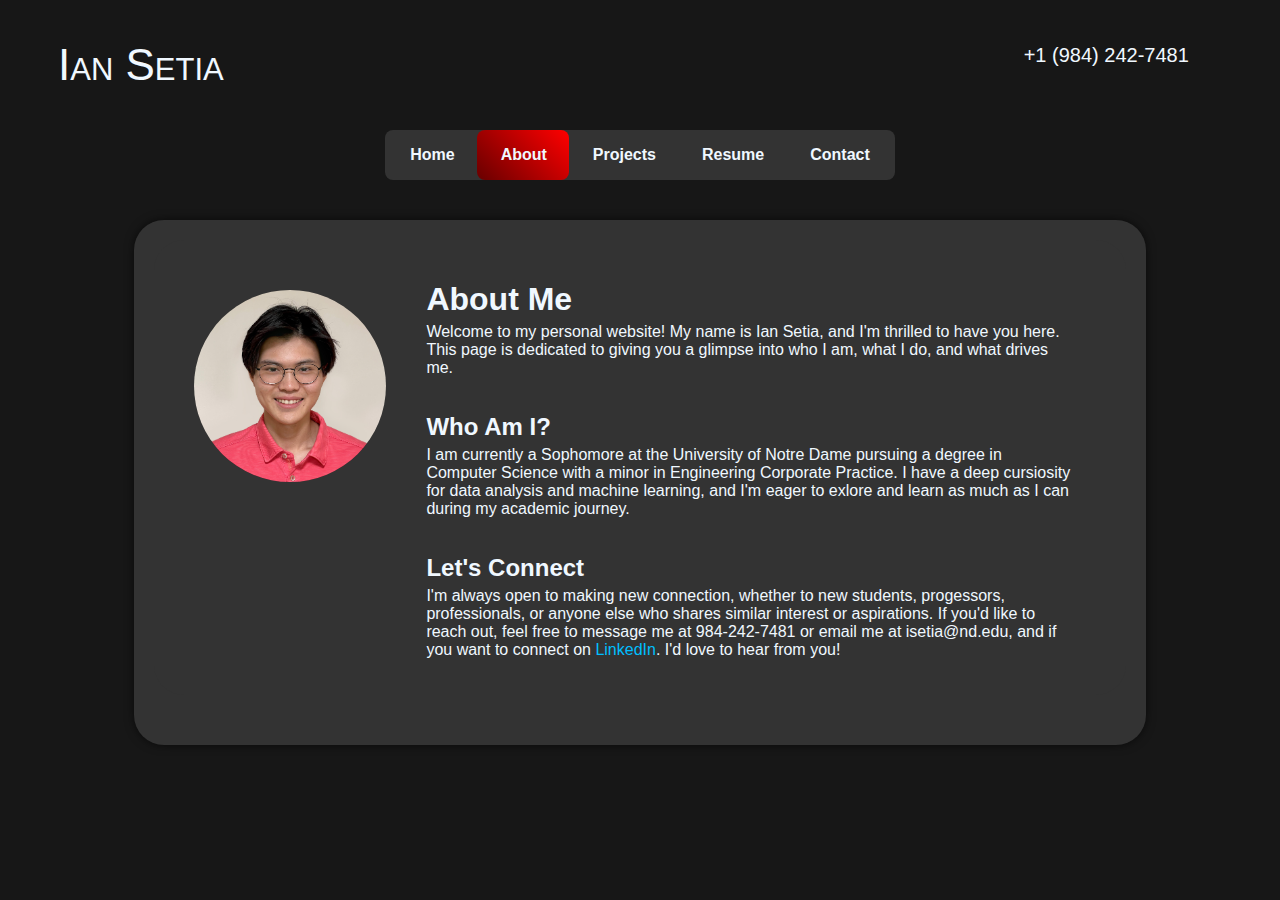
<file: about2.html>
<html lang="en">

<head>
    <meta charset="UTF-8">
    <meta name="viewport" content="width=device-width, initial-scale=1.0">
    <title>Document</title>
    <link rel="preconnect" href="https://fonts.googleapis.com">
    <link rel="preconnect" href="https://fonts.gstatic.com" crossorigin>
    <link href="https://fonts.googleapis.com/css2?family=Satisfy&display=swap" rel="stylesheet">
    <script>
        document.addEventListener("DOMContentLoaded", function () {
            // Get the modal
            var popup = document.getElementById("popup");
            // Get the link that opens the modal
            var openPopup = document.getElementById("menubar");
            // Get the <span> element that closes the modal
            var closePopup = document.getElementById("closePopup");

            var popupItems = document.getElementsByClassName("popup-item");

            Array.from(popupItems).forEach(function (item) {
                item.onclick = function () {
                    popup.style.display = "none"; // Hide the popup when an item is clicked
                }
            });

            // When the user clicks on the link, open the modal
            openPopup.onclick = function (event) {
                event.preventDefault(); // Prevent the default anchor behavior
                popup.style.display = "block"; // Show the popup
            }

            // When the user clicks on <span> (x), close the modal
            closePopup.onclick = function () {
                popup.style.display = "none"; // Hide the popup
            }

            // When the user clicks anywhere outside of the popup, close it
            window.onclick = function (event) {
                if (event.target == popup) {
                    popup.style.display = "none"; // Hide the popup
                }
            }
        });
    </script>

    <style>
        * {
            padding: 0;
            box-sizing: border-box;
            font-family: 'Poppins', sans-serif;
            background: #171717;
            color: aliceblue;
            text-decoration: none;
        }

        h1,
        h2,
        h3,
        h4,
        p,
        a {
            background: local;
        }

        p,
        li {
            margin-top: 0;
            font-family: 'Gill Sans', 'Gill Sans MT', Calibri, 'Trebuchet MS', sans-serif
        }

        h1,
        h2 {
            margin-bottom: 5px;
        }

        header {
            display: flex;
            justify-content: center;
            margin-top: 20px;
        }

        main {
            margin-top: 40px;
            margin-left: 10%;
            margin-right: 10%;
        }

        nav {
            position: relative;
            width: 510px;
            height: 50px;
            background: #333;
            border-radius: 8px;
            display: flex;
            justify-content: center;
            align-items: center;
        }


        nav a {
            position: relative;
            display: inline-block;
            font-size: 1em;
            font-weight: 700;
            color: aliceblue;
            background: none;
            text-decoration: none;
            padding: 0 23px;
            z-index: 1;
        }

        nav span {
            position: absolute;
            top: 0;
            left: 92;
            width: 92px;
            height: 100%;
            background: linear-gradient(45deg, #680000, #ff0000);
            border-radius: 8px;
            transition: 0.5s;
        }

        nav a:nth-child(1):hover~span {
            left: 0;
        }

        nav a:nth-child(2):hover~span {
            left: 92px;
            width: 92px;
        }

        nav a:nth-child(3):hover~span {
            left: 183px;
            width: 109px;
        }

        nav a:nth-child(4):hover~span {
            left: 293px;
            width: 108px;
        }

        nav a:nth-child(5):hover~span {
            left: 403px;
            width: 107px;
        }

        .heading {
            display: flex;
            justify-content: space-between;
            align-items: center;
            margin-right: 5%;
            margin-top: 20px;
        }

        a.logo {
            font-size: 275%;
            margin: 20px;
            margin-left: 50px;
            /*font-family:'Poppins', sans-serif;*/
            font-variant: small-caps;
        }

        .phone-number {
            font-size: 20px;
            margin-right: 20px;
            font-family: 'Gill Sans', 'Gill Sans MT', Calibri, 'Trebuchet MS', sans-serif;
            /*font-family: sans-serif;*/
        }

        .menu-bar {
            display: none;
            padding: 9px 5px;
            flex-direction: column;
            justify-content: space-between;
            width: 55px;
            height: 50px;
            transition-duration: 0.5s;
        }

        .bar {
            background-color: aliceblue;
            height: 4px;
            width: 100%;
            border-radius: 3px;
            -webkit-transition: all 0.3s ease-in-out;
            transition: all 0.3s ease-in-out;
        }

        .resume-box {
            background-color: #333;
            width: 100%;
            padding: 20px;
            border-radius: 30px;
            margin-bottom: 30px;
            display: flex;
            box-shadow: 0 0 10px rgba(0, 0, 0, 0.6);
        }

        .col {
            background-color: inherit;
            flex: 50%;
            margin-left: 5%;
            margin-bottom: 20px;
        }

        .col-title {
            margin-bottom: 10px;
        }

        .skills {
            background-color: inherit;
            display: flex;
            flex-wrap: wrap;
            gap: 7px;
            margin-bottom: 35px;
            margin-right: 20px;
        }

        .tag {
            background: #a40000;
            font-weight: bold;
            font-size: 13px;
            padding: 5px 10px;
            border-radius: 5px;
            text-align: center;
            white-space: nowrap;
            /* Prevents text from wrapping */
        }

        .profile-pic {
            display: block;
            width: 15vw;
            /*padding-top: 15vw; /* This creates the square effect */
            position: relative;
            border-radius: 50%;
            float: left;
            margin: 30px 20px;
        }

        .about-box {
            background-color: #333;
            width: 100%;
            padding: 20px;
            border-radius: 30px;
            margin-bottom: 30px;
        }

        .about-desc {
            background-color: #333;
            display: flex;
            align-items: flex-start;
            flex-wrap: wrap;
            width: auto;
            margin-right: 30px;
            padding-left: 20px;
        }

        .linkedin {
            color: deepskyblue;
            font-family: 'Gill Sans', 'Gill Sans MT', Calibri, 'Trebuchet MS', sans-serif;
        }

        .linkedin:hover {
            color: rgb(54, 205, 255);
            /*color: #00b963*/
        }

        .education,
        .experience,
        .certifications {
            background-color: inherit;
            margin-bottom: 20px;
        }

        .education-cards,
        .experience-cards,
        .certification-cards {
            background: inherit;
            display: flex;
            gap: 20px;
            flex-wrap: wrap;
            margin: 0% 5% 0% 2%;
        }

        .card {
            background-color: #5f5f5f;
            /*border: 1px solid #ccc;*/
            border-radius: 8px;
            padding: 20px;
            box-shadow: 0 0 10px rgba(0, 0, 0, 0.3);
            flex: 1;
            min-width: 225px;
        }

        .card h3 {
            /*card title*/
            margin: 0 0 10px 0;
            font-size: 1.15em;
        }

        .card h2 {
            margin: 0 0 10px 0;
            font-size: 0.9em;
        }

        .card p {
            /*card info*/
            margin: 5px 0;
            font-size: 0.85em;
        }

        i,
        b {
            background-color: inherit;
        }

        ul,
        li {
            background-color: inherit;
            margin-right: 10px;
            font-size: 0.90em;
            margin-left: 15px;
        }

        .active {
            display: flex;
        }

        .popup {
            display: none;
            /* Hidden by default */
            position: fixed;
            /* Stay in place */
            z-index: 1;
            /* Sit on top */
            left: 0;
            top: 0;
            width: 100%;
            /* Full width */
            height: 100%;
            /* Full height */
            overflow: auto;
            /* Enable scroll if needed */
            background-color: rgba(0, 0, 0, 0.4);
            /* Black w/ opacity */
        }

        .popup-content {
            background-color: rgba(0, 0, 0, 0.8);
            display: flex;
            flex-direction: column;
            margin: 15% auto;
            /* 15% from the top and centered */
            padding: 20px;
            border-radius: 10px;
            width: 80%;
            /* Could be more or less, depending on screen size */
        }

        .close {
            color: inherit;
            background-color: inherit;
            float: right;
            font-size: 28px;
            font-weight: bold;
        }

        .close:hover,
        .close:focus {
            color: #a40000;
            text-decoration: none;
            cursor: pointer;
        }

        .popup-item {
            margin-top: 10px;
            margin-bottom: 10px;
            font-family: 'Gill Sans', 'Gill Sans MT', Calibri, 'Trebuchet MS', sans-serif;
        }

        .popup-item:hover {
            color: #a40000;
            text-decoration: none;
            cursor: pointer;
        }

        .certifications h3 {
            color: aliceblue;
            text-align: center;
            font-size: 1.15em;
            font-weight: 600;
            text-decoration: underline;
        }

        .certifications h2 {
            margin-top: 0;
            margin-bottom: 0;
        }


        @media (max-width: 700px) {
            nav {
                display: none;
            }

            .menu-bar {
                display: flex;
            }

            .resume-box {
                flex-direction: column;
            }

            .about-box {
                display: flex;
                flex-direction: column;
                align-items: center;
            }

            .profile-pic {
                width: 40vw;
                margin: 10px auto;
                /* Center the image and reduce margin */
            }

            .about-desc {
                width: 100%;
                padding-left: 0;
                /* Adjust padding for smaller screens */
                text-align: left;
                /* Center the text for a cleaner look */
            }

        }

        @media (max-width: 475px) {

            /*phone version*/
            .phone-number {
                font-size: 15px;
                margin-right: 0px;
            }

            a.logo {
                font-size: 220%;
            }

        }
    </style>
</head>

<body>
    <div class="heading">
        <a class="logo" href="index.html">Ian Setia</a>
        <p class="phone-number" href="">+1 (984) 242-7481</p>

    </div>
    <header>
        <nav class="nav-menu">
            <a class="nav-item" href="index.html">Home</a>
            <a class="nav-item" href="about2.html">About</a>
            <a class="nav-item" href="project2.html">Projects</a>
            <a class="nav-item" href="resume2.html">Resume</a>
            <a class="nav-item" href="https://mail.google.com/mail/?view=cm&fs=1&tf=1&to=isetia@nd.edu"
                target="_blank">Contact</a>
            <span></span>
        </nav>
        <a id="menubar" href="#" class="menu-bar">
            <span class="bar"></span>
            <span class="bar"></span>
            <span class="bar"></span>
        </a>
    </header>


    <div id="popup" class="popup">
        <div class="popup-content">
            <span class="close" id="closePopup">&times;</span>
            <a class="popup-item" href="index.html">Home</a>
            <a class="popup-item" href="about2.html">About</a>
            <a class="popup-item" href="project2.html">Projects</a>
            <a class="popup-item" href="resume2.html">Resume</a>
            <a class="popup-item" href="https://mail.google.com/mail/?view=cm&fs=1&tf=1&to=isetia@nd.edu"
                target="_blank">Contact</a>
        </div>
    </div>

    <main>
        <div class="resume-box">
            <div class="about-box">
                <img class="profile-pic"
                    src="profile_pic.jpg"
                    alt="">
                <div class="about-desc">
                    <h1>About Me</h1>
                    <p>
                        Welcome to my personal website!
                        My name is Ian Setia, and I'm thrilled to have you here.
                        This page is dedicated to giving you a glimpse into who I am, what I do, and what drives me.
                    </p>
                    <h2>Who Am I?</h2>
                    <p>I am currently a Sophomore at the University of Notre Dame pursuing
                        a degree in Computer Science with a minor in Engineering Corporate Practice.
                        I have a deep cursiosity for data analysis and machine learning, and I'm eager to exlore and
                        learn as much as I can during my academic journey.
                    </p>
                    <h2>Let's Connect</h2>
                    <p>
                        I'm always open to making new connection, whether to new students, progessors, professionals, or
                        anyone else who shares similar interest or aspirations.
                        If you'd like to reach out, feel free to message me at 984-242-7481 or email me at
                        isetia@nd.edu, and if you want to connect on <a class="linkedin"
                            href="https://www.linkedin.com/in/ian-setia/">LinkedIn</a>. I'd love to hear from you!
                    </p>
                </div>
                </span>
                </span>
    </main>
</body>

</html>
</file>
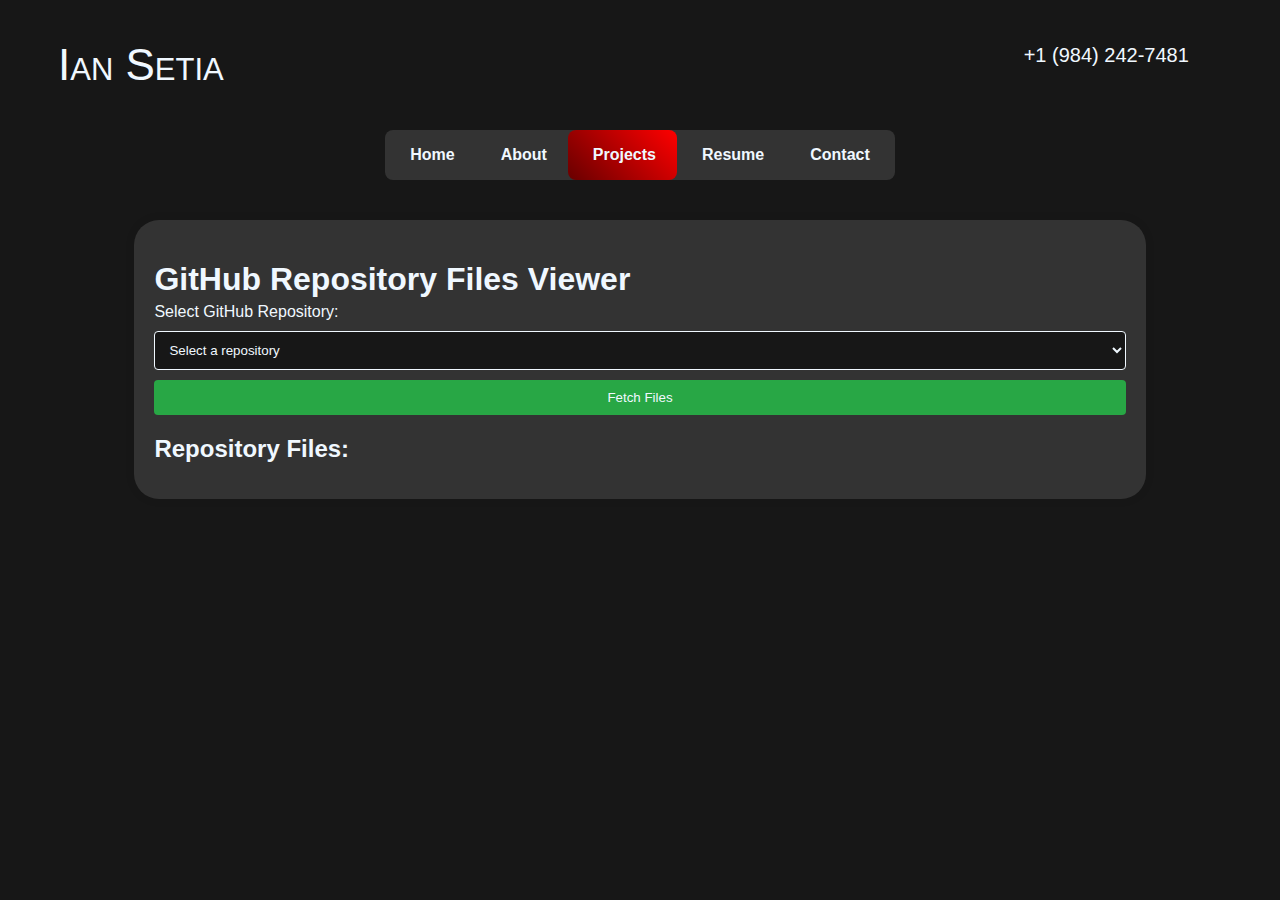
<file: project2.html>
<html lang="en">

<head>
    <meta charset="UTF-8">
    <meta name="viewport" content="width=device-width, initial-scale=1.0">
    <title>Document</title>
    <link rel="preconnect" href="https://fonts.googleapis.com">
    <link rel="preconnect" href="https://fonts.gstatic.com" crossorigin>
    <link href="https://fonts.googleapis.com/css2?family=Satisfy&display=swap" rel="stylesheet">
    <!-- <script>
        document.addEventListener("DOMContentLoaded", function () {
            // Get the modal
            var popup = document.getElementById("popup");
            // Get the link that opens the modal
            var openPopup = document.getElementById("menubar");
            // Get the <span> element that closes the modal
            var closePopup = document.getElementById("closePopup");

            var popupItems = document.getElementsByClassName("popup-item");

            Array.from(popupItems).forEach(function (item) {
                item.onclick = function () {
                    popup.style.display = "none"; // Hide the popup when an item is clicked
                }
            });

            // When the user clicks on the link, open the modal
            openPopup.onclick = function (event) {
                event.preventDefault(); // Prevent the default anchor behavior
                popup.style.display = "block"; // Show the popup
            }

            // When the user clicks on <span> (x), close the modal
            closePopup.onclick = function () {
                popup.style.display = "none"; // Hide the popup
            }

            // When the user clicks anywhere outside of the popup, close it
            window.onclick = function (event) {
                if (event.target == popup) {
                    popup.style.display = "none"; // Hide the popup
                }
            }

            document.getElementById('repoForm').addEventListener('submit', function (event) {
                event.preventDefault();

                const repoSelect = document.getElementById('repoSelect');
                const repoUrl = repoSelect.value;
                const repoData = document.getElementById('repoData');
                const fileList = document.getElementById('fileList');
                const codeBox = document.getElementById('codeBox');
                const fileContent = document.getElementById('fileContent');

                if (repoUrl === "none") {
                    alert("Please select a valid repository.");
                    return;
                }

                // Parse the repo URL to get the owner and repo name
                const urlParts = repoUrl.replace('https://github.com/', '').split('/');
                const owner = urlParts[0];
                const repo = urlParts[1];

                // Use GitHub API to fetch repository contents
                const apiUrl = `https://api.github.com/repos/${owner}/${repo}/contents`;

                fetch(apiUrl)
                    .then(response => response.json())
                    .then(data => {
                        fileList.innerHTML = ''; // Clear the list first
                        codeBox.style.display = 'none'; // Hide code box initially

                        data.forEach(file => {
                            const li = document.createElement('li');
                            li.textContent = file.name;

                            // Add click event to fetch file content when clicked
                            li.addEventListener('click', function () {
                                fetchFileContent(file.download_url);
                            });

                            fileList.appendChild(li);
                        });
                    })
                    .catch(error => {
                        fileList.innerHTML = 'Error fetching repository data!';
                        console.error('Error:', error);
                    });

                // Function to fetch and display the file content
                function fetchFileContent(fileUrl) {
                    fetch(fileUrl)
                        .then(response => response.text())
                        .then(data => {
                            fileContent.textContent = data;
                            codeBox.style.display = 'block'; // Show the code box when file is clicked
                        })
                        .catch(error => {
                            fileContent.textContent = 'Error loading file content!';
                            console.error('Error:', error);
                        });
                }
            });
        });

    </script> -->
    <!-- <script>
        document.addEventListener("DOMContentLoaded", function () {
            document.getElementById('repoForm').addEventListener('submit', function (event) {
                event.preventDefault();
    
                const repoSelect = document.getElementById('repoSelect');
                const repoUrl = repoSelect.value;
                const fileList = document.getElementById('fileList');
                const codeBox = document.getElementById('codeBox');
                const fileContent = document.getElementById('fileContent');
    
                if (repoUrl === "none") {
                    alert("Please select a valid repository.");
                    return;
                }
    
                // Parse the repo URL to get the owner and repo name
                const urlParts = repoUrl.replace('https://github.com/', '').split('/');
                const owner = urlParts[0];
                const repo = urlParts[1];
    
                // Use GitHub API to fetch repository contents
                const apiUrl = `https://api.github.com/repos/${owner}/${repo}/contents`;
    
                fetch(apiUrl)
                    .then(response => response.json())
                    .then(data => {
                        fileList.innerHTML = ''; // Clear the list first
                        codeBox.style.display = 'none'; // Hide code box initially
    
                        data.forEach(item => {
                            const li = document.createElement('li');
                            li.textContent = item.name;
    
                            if (item.type === 'dir') {
                                // Create a collapsible folder
                                const folderIcon = document.createElement('span');
                                folderIcon.textContent = '📁 ';
                                folderIcon.style.cursor = 'pointer';
                                folderIcon.style.backgroundColor = 'inherit';
    
                                li.prepend(folderIcon);
                                fileList.appendChild(li);
    
                                const subList = document.createElement('ul');
                                subList.style.display = 'none'; // Initially hidden
                                li.appendChild(subList);
                                
                                folderIcon.addEventListener('click', function () {
                                    if (subList.style.display === 'none') {
                                        fetchFolderContents(item.path, subList);
                                        subList.style.display = 'block'; // Expand folder
                                    } else {
                                        subList.style.display = 'none'; // Collapse folder
                                    }
                                });
                            } else {
                                // Add click event to fetch file content when clicked
                                li.addEventListener('click', function () {
                                    fetchFileContent(item.download_url);
                                });
                                fileList.appendChild(li);
                            }
                        });
                    })
                    .catch(error => {
                        fileList.innerHTML = 'Error fetching repository data!';
                        console.error('Error:', error);
                    });
    
                // Function to fetch folder contents recursively
                function fetchFolderContents(folderPath, subList) {
                    const folderApiUrl = `https://api.github.com/repos/${owner}/${repo}/contents/${folderPath}`;
    
                    fetch(folderApiUrl)
                        .then(response => response.json())
                        .then(data => {
                            subList.innerHTML = ''; // Clear sublist before appending items
                            data.forEach(item => {
                                const subLi = document.createElement('li');
                                subLi.textContent = item.name;
    
                                if (item.type === 'dir') {
                                    const folderIcon = document.createElement('span');
                                    folderIcon.textContent = '📁 ';
                                    folderIcon.style.cursor = 'pointer';
                                    folderIcon.style.backgroundColor = 'inherit';

    
                                    subLi.prepend(folderIcon);
                                    subList.appendChild(subLi);
    
                                    const nestedSubList = document.createElement('ul');
                                    nestedSubList.style.display = 'none'; // Initially hidden
                                    subLi.appendChild(nestedSubList);
                                    function toggleFolder() {
                                        if (nestedSubList.style.display === 'none') {
                                            fetchFolderContents(item.path, nestedSubList);
                                            nestedSubList.style.display = 'block'; // Expand nested folder
                                        } else {
                                            nestedSubList.style.display = 'none'; // Collapse nested folder
                                        }
                                    }
                                    folderIcon.addEventListener('click', toggleFolder());
                                } else {
                                    // Fetch file content on click
                                    subLi.addEventListener('click', function () {
                                        fetchFileContent(item.download_url);
                                    });
                                    subList.appendChild(subLi);
                                }
                            });
                        })
                        .catch(error => {
                            console.error('Error fetching folder contents:', error);
                        });
                }
    
                // Function to fetch and display the file content
                function fetchFileContent(fileUrl) {
                    fetch(fileUrl)
                        .then(response => response.text())
                        .then(data => {
                            fileContent.textContent = data;
                            codeBox.style.display = 'block'; // Show the code box when file is clicked
                        })
                        .catch(error => {
                            fileContent.textContent = 'Error loading file content!';
                            console.error('Error:', error);
                        });
                }
            });
        });
    </script> -->
    <script> 
        document.addEventListener("DOMContentLoaded", function () {
            // Get the modal
            var popup = document.getElementById("popup");
            // Get the link that opens the modal
            var openPopup = document.getElementById("menubar");
            // Get the <span> element that closes the modal
            var closePopup = document.getElementById("closePopup");

            var popupItems = document.getElementsByClassName("popup-item");

            Array.from(popupItems).forEach(function (item) {
                item.onclick = function () {
                    popup.style.display = "none"; // Hide the popup when an item is clicked
                }
            });

            // When the user clicks on the link, open the modal
            openPopup.onclick = function (event) {
                event.preventDefault(); // Prevent the default anchor behavior
                popup.style.display = "block"; // Show the popup
            }

            // When the user clicks on <span> (x), close the modal
            closePopup.onclick = function () {
                popup.style.display = "none"; // Hide the popup
            }

            // When the user clicks anywhere outside of the popup, close it
            window.onclick = function (event) {
                if (event.target == popup) {
                    popup.style.display = "none"; // Hide the popup
                }
            }
        });
        document.addEventListener("DOMContentLoaded", function () {
            document.getElementById('repoForm').addEventListener('submit', function (event) {
                event.preventDefault();
    
                const repoSelect = document.getElementById('repoSelect');
                const repoUrl = repoSelect.value;
                const fileList = document.getElementById('fileList');
                const codeBox = document.getElementById('codeBox');
                const fileContent = document.getElementById('fileContent');
    
                if (repoUrl === "none") {
                    alert("Please select a valid repository.");
                    return;
                }
    
                // Parse the repo URL to get the owner and repo name
                const urlParts = repoUrl.replace('https://github.com/', '').split('/');
                const owner = urlParts[0];
                const repo = urlParts[1];
    
                // Use GitHub API to fetch repository contents
                const apiUrl = `https://api.github.com/repos/${owner}/${repo}/contents`;
    
                fetch(apiUrl)
                    .then(response => {
                        if (!response.ok) {
                            throw new Error('Network response was not ok ' + response.statusText);
                        }
                        return response.json();
                    })
                    .then(data => {
                        fileList.innerHTML = ''; // Clear the list first
                        codeBox.style.display = 'none'; // Hide code box initially
    
                        data.forEach(item => {
                            const li = document.createElement('li');
                            li.textContent = item.name;
    
                            if (item.type === 'dir') {
                                // Create a collapsible folder
                                const folderIcon = document.createElement('span');
                                folderIcon.textContent = '📁 ';
                                folderIcon.style.cursor = 'pointer';
                                folderIcon.style.backgroundColor = 'inherit';
    
                                li.prepend(folderIcon);
                                fileList.appendChild(li);
    
                                const subList = document.createElement('ul');
                                subList.style.display = 'none'; // Initially hidden
                                li.appendChild(subList);
    
                                // Add click event to the li itself
                                li.addEventListener('click', function (event) {
                                    event.stopPropagation(); // Prevent event from bubbling up to parent items
                                    if (subList.style.display === 'none') {
                                        fetchFolderContents(item.path, subList);
                                        subList.style.display = 'block'; // Expand folder
                                    } else {
                                        subList.style.display = 'none'; // Collapse folder
                                    }
                                });
                            } else {
                                // Add click event to fetch file content when clicked
                                li.addEventListener('click', function (event) {
                                    event.stopPropagation(); // Prevent collapsing when clicking on a file
                                    fetchFileContent(item.download_url);
                                });
                                fileList.appendChild(li);
                            }
                        });
                    })
                    .catch(error => {
                        fileList.innerHTML = 'Error fetching repository data!';
                        console.error('Error:', error);
                    });
    
                // Function to fetch folder contents recursively
                function fetchFolderContents(folderPath, subList) {
                    const folderApiUrl = `https://api.github.com/repos/${owner}/${repo}/contents/${folderPath}`;
    
                    fetch(folderApiUrl)
                        .then(response => response.json())
                        .then(data => {
                            subList.innerHTML = ''; // Clear sublist before appending items
                            data.forEach(item => {
                                const subLi = document.createElement('li');
                                subLi.textContent = item.name;
    
                                if (item.type === 'dir') {
                                    const folderIcon = document.createElement('span');
                                    folderIcon.textContent = '📁 ';
                                    folderIcon.style.cursor = 'pointer';
                                    folderIcon.style.backgroundColor = 'inherit';
    
                                    subLi.prepend(folderIcon);
                                    subList.appendChild(subLi);
    
                                    const nestedSubList = document.createElement('ul');
                                    nestedSubList.style.display = 'none'; // Initially hidden
                                    subLi.appendChild(nestedSubList);
    
                                    subLi.addEventListener('click', function (event) {
                                        event.stopPropagation(); // Prevent the event from bubbling
                                        if (nestedSubList.style.display === 'none') {
                                            fetchFolderContents(item.path, nestedSubList);
                                            nestedSubList.style.display = 'block'; // Expand nested folder
                                        } else {
                                            nestedSubList.style.display = 'none'; // Collapse nested folder
                                        }
                                    });
                                } else {
                                    // Fetch file content on click
                                    subLi.addEventListener('click', function (event) {
                                        event.stopPropagation(); // Prevent collapsing when clicking on a file
                                        fetchFileContent(item.download_url);
                                    });
                                    subList.appendChild(subLi);
                                }
                            });
                        })
                        .catch(error => {
                            console.error('Error fetching folder contents:', error);
                        });
                }
    
                // Function to fetch and display the file content
                function fetchFileContent(fileUrl) {
                    fetch(fileUrl)
                        .then(response => response.text())
                        .then(data => {
                            fileContent.textContent = data;
                            codeBox.style.display = 'block'; // Show the code box when file is clicked
                        })
                        .catch(error => {
                            fileContent.textContent = 'Error loading file content!';
                            console.error('Error:', error);
                        });
                }
            });
        });
    </script>
    

    <style>
        
        * {
            padding: 0;
            box-sizing: border-box;
            font-family: 'Poppins', sans-serif;
            background: #171717;
            color: aliceblue;
            text-decoration: none;
        }
        
        h1,
        h2,
        h3,
        h4,
        p,
        a {
            background: local;
        }

        p,
        li {
            margin-top: 0;
            font-family: 'Gill Sans', 'Gill Sans MT', Calibri, 'Trebuchet MS', sans-serif
        }

        h1,
        h2 {
            margin-bottom: 5px;
        }

        header {
            display: flex;
            justify-content: center;
            margin-top: 20px;
        }

        main {
            margin-top: 40px;
            margin-left: 10%;
            margin-right: 10%;
        }

        nav {
            position: relative;
            width: 510px;
            height: 50px;
            background: #333;
            border-radius: 8px;
            display: flex;
            justify-content: center;
            align-items: center;
        }


        nav a {
            position: relative;
            display: inline-block;
            font-size: 1em;
            font-weight: 700;
            color: aliceblue;
            background: none;
            text-decoration: none;
            padding: 0 23px;
            z-index: 1;
        }

        nav span {
            position: absolute;
            top: 0;
            left: 183;
            width: 109px;
            height: 100%;
            background: linear-gradient(45deg, #680000, #ff0000);
            border-radius: 8px;
            transition: 0.5s;
        }

        nav a:nth-child(1):hover~span {
            left: 0;
        }

        nav a:nth-child(2):hover~span {
            left: 92px;
            width: 92px;
        }

        nav a:nth-child(3):hover~span {
            left: 183px;
            width: 109px;
        }

        nav a:nth-child(4):hover~span {
            left: 293px;
            width: 108px;
        }

        nav a:nth-child(5):hover~span {
            left: 403px;
            width: 107px;
        }

        .heading {
            display: flex;
            justify-content: space-between;
            align-items: center;
            margin-right: 5%;
            margin-top: 20px;
        }

        a.logo {
            font-size: 275%;
            margin: 20px;
            margin-left: 50px;
            /*font-family:'Poppins', sans-serif;*/
            font-variant: small-caps;
        }

        .phone-number {
            font-size: 20px;
            margin-right: 20px;
            font-family: 'Gill Sans', 'Gill Sans MT', Calibri, 'Trebuchet MS', sans-serif;
            /*font-family: sans-serif;*/
        }

        .profile-pic {
            display: block;
            width: 15vw;
            padding-top: 15vw;
            /* This creates the square effect */
            position: relative;
            border-radius: 50%;
            float: left;
            margin: 10px 20px;
        }

        .menu-bar {
            display: none;
            padding: 9px 5px;
            flex-direction: column;
            justify-content: space-between;
            width: 55px;
            height: 50px;
            transition-duration: 0.5s;
        }

        .bar {
            background-color: aliceblue;
            height: 4px;
            width: 100%;
            border-radius: 3px;
            -webkit-transition: all 0.3s ease-in-out;
            transition: all 0.3s ease-in-out;
        }

        .resume-box {
            background-color: #333;
            width: 100%;
            padding: 20px;
            border-radius: 30px;
            margin-bottom: 30px;
            display: flex;
            box-shadow: 0 0 10px rgba(0, 0, 0, 0.6);
        }

        .col {
            background-color: inherit;
            flex: 50%;
            margin-left: 5%;
            margin-bottom: 20px;
        }

        .col-title {
            margin-bottom: 10px;
        }

        .skills {
            background-color: inherit;
            display: flex;
            flex-wrap: wrap;
            gap: 7px;
            margin-bottom: 35px;
            margin-right: 20px;
        }

        .tag {
            background: #a40000;
            font-weight: bold;
            font-size: 13px;
            padding: 5px 10px;
            border-radius: 5px;
            text-align: center;
            white-space: nowrap;
            /* Prevents text from wrapping */
        }

        .education,
        .experience,
        .certifications {
            background-color: inherit;
            margin-bottom: 20px;
        }

        .education-cards,
        .experience-cards,
        .certification-cards {
            background: inherit;
            display: flex;
            gap: 20px;
            flex-wrap: wrap;
            margin: 0% 5% 0% 2%;
        }

        .card {
            background-color: #5f5f5f;
            /*border: 1px solid #ccc;*/
            border-radius: 8px;
            padding: 20px;
            box-shadow: 0 0 10px rgba(0, 0, 0, 0.3);
            flex: 1;
            min-width: 225px;
        }

        .card h3 {
            /*card title*/
            margin: 0 0 10px 0;
            font-size: 1.15em;
        }

        .card h2 {
            margin: 0 0 10px 0;
            font-size: 0.9em;
        }

        .card p {
            /*card info*/
            margin: 5px 0;
            font-size: 0.85em;
        }

        i,
        b {
            background-color: inherit;
        }

        ul,
        li {
            background-color: inherit;
            margin-right: 10px;
            font-size: 0.97em;
            margin-left: 15px;
        }

        .active {
            display: flex;
        }

        .popup {
            display: none;
            /* Hidden by default */
            position: fixed;
            /* Stay in place */
            z-index: 1;
            /* Sit on top */
            left: 0;
            top: 0;
            width: 100%;
            /* Full width */
            height: 100%;
            /* Full height */
            overflow: auto;
            /* Enable scroll if needed */
            background-color: rgba(0, 0, 0, 0.4);
            /* Black w/ opacity */
        }

        .popup-content {
            background-color: rgba(0, 0, 0, 0.8);
            display: flex;
            flex-direction: column;
            margin: 15% auto;
            /* 15% from the top and centered */
            padding: 20px;
            border-radius: 10px;
            width: 80%;
            /* Could be more or less, depending on screen size */
        }

        .close {
            color: inherit;
            background-color: inherit;
            float: right;
            font-size: 28px;
            font-weight: bold;
        }

        .close:hover,
        .close:focus {
            color: #a40000;
            text-decoration: none;
            cursor: pointer;
        }

        .popup-item {
            margin-top: 10px;
            margin-bottom: 10px;
            font-family: 'Gill Sans', 'Gill Sans MT', Calibri, 'Trebuchet MS', sans-serif;
        }

        .popup-item:hover {
            color: #a40000;
            text-decoration: none;
            cursor: pointer;
        }

        .certifications h3 {
            color: aliceblue;
            text-align: center;
            font-size: 1.15em;
            font-weight: 600;
            text-decoration: underline;
        }

        .certifications h2 {
            margin-top: 0;
            margin-bottom: 0;
        }


        body {
            background-color: inherit;
        }

        .container {
            max-width: 1200px;
            margin: 0 auto;
            background: #333;
            padding: 20px;
            border-radius: 25px;
            box-shadow: 0 0 10px rgba(0, 0, 0, 0.1);
        }

        .container,
        .container select,
        .container label,
        .container button,
        .container h1,
        .container h2,
        .container ul,
        .container li,
        select {
            font-family: 'Gill Sans', 'Gill Sans MT', Calibri, 'Trebuchet MS', sans-serif;
        }

        form {
            display: flex;
            flex-direction: column;
        }

        select {
            padding: 10px;
            margin: 10px 0;
            border-radius: 4px;
            border: 1px solid aliceblue;
        }

        /* Change the background color of selected option */
        select option:checked {
            background-color: #28a745;
            /* Change to desired highlight color */
            color: aliceblue;
            /* Text color for selected option */
        }

        /* Change the background color on hover */
        select option:hover {
            background-color: purple;
            /* Change to a different color on hover */
        }

        button {
            padding: 10px;
            background-color: #28a745;
            color: aliceblue;
            border: none;
            border-radius: 4px;
            cursor: pointer;
        }

        button:hover {
            background-color: #218838;
        }

        .repo-data {
            margin-top: 20px;
        }

        ul {
            list-style-type: none;
            padding: 0;
        }

        li {
            padding: 10px;
            background-color: #5f5f5f;
            margin: 5px 0;
            border-radius: 3px;
            box-shadow: 0 0 8px 5px rgba(0, 0, 0, 0.1);
            cursor: pointer;
            font-size: inherit;
        }

        pre {
            background-color: #5f5f5f;
            padding: 15px;
            margin-top: 20px;
            border-radius: 5px;
            white-space: pre;
            word-wrap: normal;
            overflow-x: auto;
            font-family: 'Consolas', 'Courier New', monospace;
        }

        .code-box {
            display: none;
            background-color: inherit;
        }

        .form,
        option,
        .repo-data,
        h3 {
            background-color: inherit;
            color: aliceblue;
            font-family: 'Gill Sans', 'Gill Sans MT', Calibri, 'Trebuchet MS', sans-serif;
        }

        .folder-icon {
            background-color: #5f5f5f;
            /* Inherit the background color from the parent */
            margin-right: 5px;
            /* Adds some space between the icon and the folder name */
            display: inline-block;
        }




        @media (max-width: 700px) {
            nav {
                display: none;
            }

            .menu-bar {
                display: flex;
            }

            .resume-box {
                flex-direction: column;
            }
        }

        @media (max-width: 475px) {
            .phone-number {
                font-size: 15px;
                margin-right: 0px;
            }

            a.logo {
                font-size: 220%;
            }

        }
    </style>
</head>

<body>
    <div class="heading">
        <a class="logo" href="index.html">Ian Setia</a>
        <p class="phone-number" href="">+1 (984) 242-7481</p>

    </div>
    <header>
        <nav class="nav-menu">
            <a class="nav-item" href="index.html">Home</a>
            <a class="nav-item" href="about2.html">About</a>
            <a class="nav-item" href="project2.html">Projects</a>
            <a class="nav-item" href="resume2.html">Resume</a>
            <a class="nav-item" href="https://mail.google.com/mail/?view=cm&fs=1&tf=1&to=isetia@nd.edu"
                target="_blank">Contact</a>
            <span></span>
        </nav>
        <a id="menubar" href="#" class="menu-bar">
            <span class="bar"></span>
            <span class="bar"></span>
            <span class="bar"></span>
        </a>
    </header>


    <div id="popup" class="popup">
        <div class="popup-content">
            <span class="close" id="closePopup">&times;</span>
            <a class="popup-item" href="index.html">Home</a>
            <a class="popup-item" href="about2.html">About</a>
            <a class="popup-item" href="project2.html">Projects</a>
            <a class="popup-item" href="resume2.html">Resume</a>
            <a class="popup-item" href="https://mail.google.com/mail/?view=cm&fs=1&tf=1&to=isetia@nd.edu"
                target="_blank">Contact</a>
        </div>
    </div>

    <main>
        <div class="container">
            <h1>GitHub Repository Files Viewer</h1>

            <form class="form" id="repoForm">
                <label class="form" for="repoSelect">Select GitHub Repository:</label>
                <select id="repoSelect" required>
                    <option value="none" selected disabled>Select a repository</option>
                    <option value="https://github.com/Ian2327/website">Website Source Code</option>
                    <option value="https://github.com/Ian2327/Machine-Learning-Projects">Machine Learning Projects
                    </option>
                    <option value="https://github.com/Ian2327/Projects">Other Projects</option>
                </select>
                <button type="submit">Fetch Files</button>
            </form>

            <div id="repoData" class="repo-data">
                <h2>Repository Files:</h2>
                <ul id="fileList"></ul>
                <div class="code-box" id="codeBox">
                    <h3>File Content:</h3>
                    <pre id="fileContent"></pre>
                </div>
            </div>
        </div>
    </main>
</body>

</html>
</file>
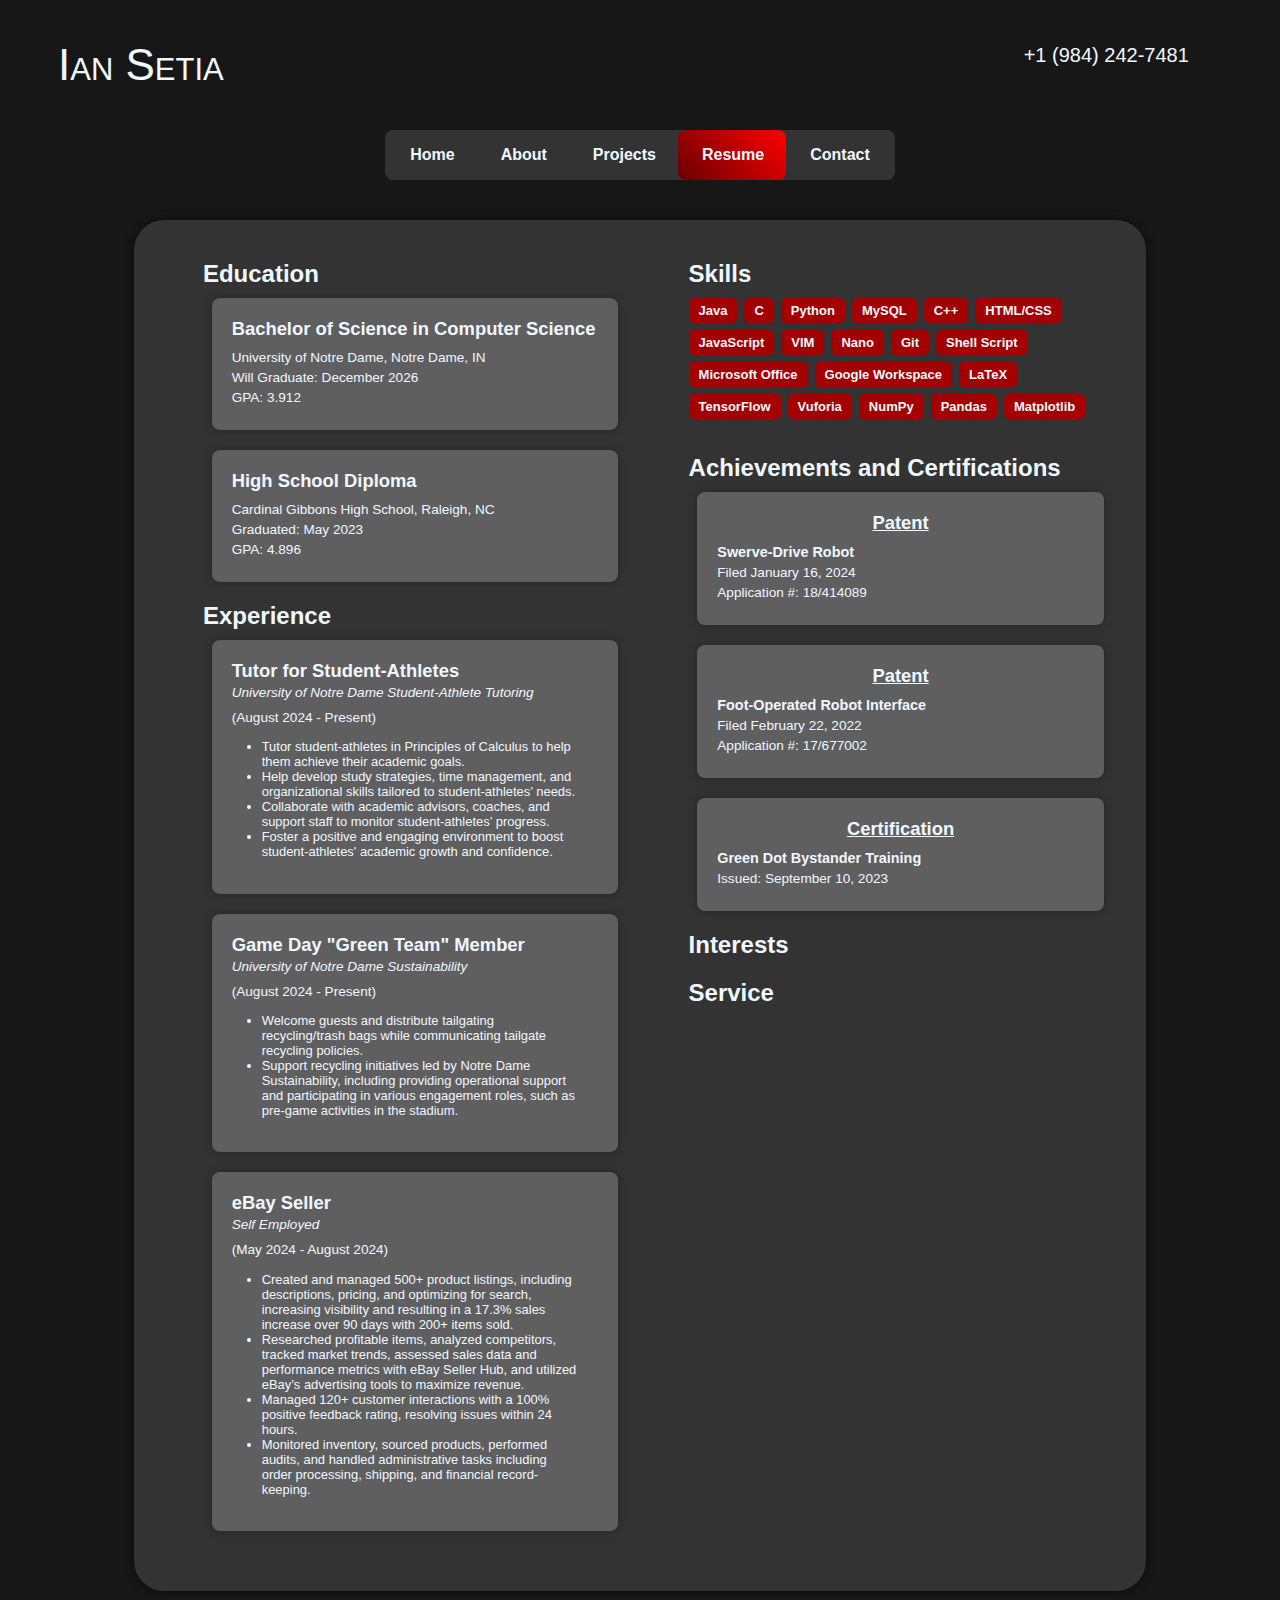
<file: resume2.html>
<html lang="en">
<head>
    <meta charset="UTF-8">
    <meta name="viewport" content="width=device-width, initial-scale=1.0">
    <title>Document</title>
    <link rel="preconnect" href="https://fonts.googleapis.com">
    <link rel="preconnect" href="https://fonts.gstatic.com" crossorigin>
    <link href="https://fonts.googleapis.com/css2?family=Satisfy&display=swap" rel="stylesheet">
    <script>
        document.addEventListener("DOMContentLoaded", function () {
            // Get the modal
            var popup = document.getElementById("popup");
            // Get the link that opens the modal
            var openPopup = document.getElementById("menubar");
            // Get the <span> element that closes the modal
            var closePopup = document.getElementById("closePopup");

            var popupItems = document.getElementsByClassName("popup-item");

            Array.from(popupItems).forEach(function(item) {
                item.onclick = function() {
                    popup.style.display = "none"; // Hide the popup when an item is clicked
                }
            });

            // When the user clicks on the link, open the modal
            openPopup.onclick = function(event) {
                event.preventDefault(); // Prevent the default anchor behavior
                popup.style.display = "block"; // Show the popup
            }

            // When the user clicks on <span> (x), close the modal
            closePopup.onclick = function() {
                popup.style.display = "none"; // Hide the popup
            }

            // When the user clicks anywhere outside of the popup, close it
            window.onclick = function(event) {
                if (event.target == popup) {
                    popup.style.display = "none"; // Hide the popup
                }
            }
        });
    </script>
    
    <style>
        *
        {
            padding: 0;
            box-sizing: border-box;
            font-family: 'Poppins', sans-serif;
            background: #171717;
            color: aliceblue;
            text-decoration: none;
        }
        h1, h2, h3, h4, p, a{
            background: local;
        }
        p, li{
            margin-top: 0;
            font-family: 'Gill Sans', 'Gill Sans MT', Calibri, 'Trebuchet MS', sans-serif
        }
        h1, h2 {
            margin-bottom: 5px;
        }
        header {
            display: flex;
            justify-content: center;
            margin-top: 20px;
        }
        main {
            margin-top: 40px;
            margin-left: 10%;
            margin-right: 10%;
        }
        nav {
            position: relative;
            width: 510px;
            height: 50px;
            background: #333;
            border-radius: 8px;
            display: flex;
            justify-content: center;
            align-items: center;
        }


        nav a {
            position: relative; 
            display: inline-block;
            font-size: 1em;
            font-weight: 700;
            color: aliceblue;
            background: none;
            text-decoration: none;
            padding: 0 23px;
            z-index: 1;
        }
        nav span {
            position: absolute;
            top: 0;
            left: 293;
            width: 108px;
            height: 100%;
            background: linear-gradient(45deg, #680000, #ff0000);
            border-radius: 8px;
            transition: 0.5s;
        }
        nav a:nth-child(1):hover~span {
            left: 0;
        }
        nav a:nth-child(2):hover~span {
            left: 92px;
            width: 92px;
        }
        nav a:nth-child(3):hover~span {
            left: 183px;
            width: 109px;
        }
        nav a:nth-child(4):hover~span {
            left: 293px;
            width: 108px;
        }
        nav a:nth-child(5):hover~span {
            left: 403px;
            width: 107px;
        }
        .heading {
            display: flex; 
            justify-content: space-between;
            align-items: center;
            margin-right: 5%;
            margin-top: 20px;
        }
        a.logo {
            font-size: 275%;
            margin: 20px;
            margin-left: 50px;
            /*font-family:'Poppins', sans-serif;*/
            font-variant: small-caps;
        }
        .phone-number {
            font-size: 20px;
            margin-right: 20px;
            font-family:'Gill Sans', 'Gill Sans MT', Calibri, 'Trebuchet MS', sans-serif;
            /*font-family: sans-serif;*/
        }
        .profile-pic {
            display:block;
            width: 15vw;
            padding-top: 15vw; /* This creates the square effect */
            position: relative;
            border-radius: 50%;
            float: left;
            margin: 10px 20px;
        }

        .menu-bar {
            display: none;
            padding: 9px 5px;
            flex-direction: column;
            justify-content: space-between;
            width: 55px;
            height: 50px;
            transition-duration: 0.5s;
        }
        .bar {
            background-color: aliceblue;
            height: 4px;
            width: 100%;
            border-radius: 3px;
            -webkit-transition: all 0.3s ease-in-out;
            transition: all 0.3s ease-in-out;
        }        
        .resume-box {
            background-color: #333;
            width: 100%;
            padding: 20px;    
            border-radius: 30px;   
            margin-bottom: 30px;
            display: flex;  
            box-shadow: 0 0 10px rgba(0, 0, 0, 0.6);   
        }
        .col {
            background-color: inherit;
            flex: 50%;
            margin-left: 5%;
            margin-bottom: 20px;
        }

        .col-title {
            margin-bottom: 10px;
        }
        .skills {
            background-color: inherit;
            display: flex;
            flex-wrap: wrap;
            gap: 7px;
            margin-bottom: 35px;
            margin-right: 20px;
        }

        .tag {
            background: #a40000;
            font-weight: bold;
            font-size: 13px;
            padding: 5px 10px;
            border-radius: 5px;
            text-align: center;
            white-space: nowrap;  /* Prevents text from wrapping */
        }

        .education, .experience, .certifications {
            background-color: inherit;
            margin-bottom: 20px;
        }

        .education-cards, .experience-cards, .certification-cards {
            background: inherit;
            display: flex;
            gap: 20px;
            flex-wrap: wrap;
            margin: 0% 5% 0% 2%;
        }

        .card {
            background-color: #5f5f5f;
            /*border: 1px solid #ccc;*/
            border-radius: 8px;
            padding: 20px;
            box-shadow: 0 0 10px rgba(0, 0, 0, 0.3);
            flex: 1;
            min-width: 225px;
        }

        .card h3 { /*card title*/
            margin: 0 0 10px 0;
            font-size: 1.15em;
        }

        .card h2 {
            margin: 0 0 10px 0;
            font-size: 0.9em;
        }

        .card p { /*card info*/
            margin: 5px 0;
            font-size: 0.85em;
        }

        i, b {
            background-color: inherit;
        }

        ul, li {
            background-color: inherit;
            margin-right: 10px;
            font-size: 0.90em;
            margin-left: 15px;
        }
        .active {
            display:flex;
        }

        .popup {
            display: none; /* Hidden by default */
            position: fixed; /* Stay in place */
            z-index: 1; /* Sit on top */
            left: 0;
            top: 0;
            width: 100%; /* Full width */
            height: 100%; /* Full height */
            overflow: auto; /* Enable scroll if needed */
            background-color: rgba(0,0,0,0.4); /* Black w/ opacity */
        }

        .popup-content {
            background-color: rgba(0,0,0,0.8);
            display: flex;
            flex-direction: column;
            margin: 15% auto; /* 15% from the top and centered */
            padding: 20px;
            border-radius: 10px;
            width: 80%; /* Could be more or less, depending on screen size */
        }

        .close {
            color: inherit;
            background-color: inherit;
            float: right;
            font-size: 28px;
            font-weight: bold;
        }

        .close:hover,
        .close:focus {
            color: #a40000;
            text-decoration: none;
            cursor: pointer;
        }
        .popup-item {
            margin-top: 10px;
            margin-bottom: 10px;
            font-family: 'Gill Sans', 'Gill Sans MT', Calibri, 'Trebuchet MS', sans-serif;
        }
        .popup-item:hover {
            color: #a40000;
            text-decoration: none;
            cursor: pointer;
        }

        .certifications h3 {
            color: aliceblue;
            text-align: center;
            font-size: 1.15em;
            font-weight: 600;
            text-decoration: underline;
        }

        .certifications h2 {
            margin-top: 0;
            margin-bottom: 0;
        }

    
        @media (max-width: 700px) {
            nav {
                display: none;
            }
            .menu-bar {
                display: flex;
            }
            .resume-box{
                flex-direction: column;
            }
        }
        @media (max-width: 475px) {
            .phone-number{
                font-size: 15px;
                margin-right: 0px;
            }
            a.logo {
                font-size: 220%;
            }

        }
    </style>
</head>
<body>
    <div class="heading">
        <a class="logo" href="websitev2.html">Ian Setia</a>
        <p class="phone-number" href="">+1 (984) 242-7481</p>

    </div>
    <header>
        <nav class="nav-menu">
            <a class="nav-item" href="websitev2.html">Home</a>
            <a class="nav-item" href="about2.html">About</a>
            <a class="nav-item" href="project2.html">Projects</a>
            <a class="nav-item" href="#">Resume</a>
            <a class="nav-item" href="https://mail.google.com/mail/?view=cm&fs=1&tf=1&to=isetia@nd.edu" target="_blank">Contact</a>
            <span></span>
        </nav>
        <a id="menubar" href="#" class="menu-bar">
            <span class="bar"></span>
            <span class="bar"></span>
            <span class="bar"></span>
        </a>
    </header>
   
    
    <div id="popup" class="popup">
        <div class="popup-content">
            <span class="close" id="closePopup">&times;</span>
            <a class="popup-item" href="websitev2.html">Home</a>
            <a class="popup-item" href="about2.html">About</a>
            <a class="popup-item" href="project2.html">Projects</a>
            <a class="popup-item" href="#">Resume</a>
            <a class="popup-item" href="https://mail.google.com/mail/?view=cm&fs=1&tf=1&to=isetia@nd.edu" target="_blank">Contact</a>
        </div>
    </div>
    
    <main>
        <div class="resume-box">
            <div class="col">
                <h2 class="col-title">Education</h2>
                <section class="education">
                    <div class="education-cards">
                        <div class="card">
                            <h3>Bachelor of Science in Computer Science</h3>
                            <p>University of Notre Dame, Notre Dame, IN</p>
                            <p>Will Graduate: December 2026</p>
                            <p>GPA: 3.912</p>
                        </div>
                        <div class="card">
                            <h3>High School Diploma</h3>
                            <p>Cardinal Gibbons High School, Raleigh, NC</p>
                            <p>Graduated: May 2023</p>
                            <p>GPA: 4.896</p>
                        </div>
                </section>
                
                <h2 class="col-title">Experience</h1>
                <section class="experience">
                    <div class="education-cards">
                        <div class="card">
                            <h3 style="margin-bottom: 3px;">Tutor for Student-Athletes</h3>
                            <p style="margin: 0; margin-bottom: 10px;" ><i>University of Notre Dame Student-Athlete Tutoring</i></p>
                            <p>(August 2024 - Present)</p>
                            <ul>
                                <li>Tutor student-athletes in Principles of Calculus to help them achieve their academic goals.</li>
                                <li>Help develop study strategies, time management, and organizational skills tailored to student-athletes’ needs.</li>
                                <li>Collaborate with academic advisors, coaches, and support staff to monitor student-athletes’ progress.</li>
                                <li>Foster a positive and engaging environment to boost student-athletes' academic growth and confidence.</li>
                            </ul>
                        </div>
                        <div class="card">
                            <h3 style="margin-bottom: 3px;">Game Day "Green Team" Member</h3>
                            <p style="margin: 0; margin-bottom: 10px;" ><i>University of Notre Dame Sustainability</i></p>
                            <p>(August 2024 - Present)</p>
                            <ul>
                                <li>Welcome guests and distribute tailgating recycling/trash bags while communicating tailgate recycling policies.</li>
                                <li>Support recycling initiatives led by Notre Dame Sustainability, including providing operational support and participating in various engagement roles, such as pre-game activities in the stadium.</li>
                            </ul>
                        </div>
                        <div class="card">
                            <h3 style="margin-bottom: 3px;">eBay Seller</h3>
                            <p style="margin: 0; margin-bottom: 10px;" ><i>Self Employed</i></p>
                            <p>(May 2024 - August 2024)</p>
                            <ul>
                                <li>Created and managed 500+ product listings, including descriptions, pricing, and optimizing for search, increasing visibility and resulting in a 17.3% sales increase over 90 days with 200+ items sold.</li>
                                <li>Researched profitable items, analyzed competitors, tracked market trends, assessed sales data and performance metrics with eBay Seller Hub, and utilized eBay’s advertising tools to maximize revenue.</li>
                                <li>Managed 120+ customer interactions with a 100% positive feedback rating, resolving issues within 24 hours.</li>
                                <li>Monitored inventory, sourced products, performed audits, and handled administrative tasks including order processing, shipping, and financial record-keeping.</li>
                            </ul>
                        </div>
                </section>
            </div>
            <div class="col">
                <h2 class="col-title">Skills</h1>
                    <div class="skills">
                        <span class="tag">Java</span>
                        <span class="tag">C</span>
                        <span class="tag">Python</span>
                        <span class="tag">MySQL</span>
                        <span class="tag">C++</span>
                        <span class="tag">HTML/CSS</span>
                        <span class="tag">JavaScript</span>
                        <span class="tag">VIM</span>
                        <span class="tag">Nano</span>
                        <span class="tag">Git</span>
                        <span class="tag">Shell Script</span>
                        <span class="tag">Microsoft Office</span>
                        <span class="tag">Google Workspace</span>
                        <span class="tag">LaTeX</span>
                        <span class="tag">TensorFlow</span>
                        <span class="tag">Vuforia</span>
                        <span class="tag">NumPy</span>
                        <span class="tag">Pandas</span>
                        <span class="tag">Matplotlib</span>

                    </div>
                <h2 class="col-title">Achievements and Certifications</h2>
                    <div class="certifications">
                        <div class="certification-cards">
                            <div class="card">
                                <h3 class="card-header">Patent</h3>
                                <h2><b>Swerve-Drive Robot</b></h2>
                                <p>Filed January 16, 2024</p>
                                <p>Application #: 18/414089</p>
                            </div>
                            <div class="card">
                                <h3 class="card-header">Patent</h3>
                                <h2>Foot-Operated Robot Interface</h2>
                                <p>Filed February 22, 2022</p>
                                <p>Application #: 17/677002</p>
                            </div>
                            <div class="card">
                                <h3 class="card-header">Certification</h3>
                                <h2>Green Dot Bystander Training</h2>
                                <p>Issued: September 10, 2023</p>
                            </div>
                        </div>
                    </div>
                <h2 class="col-title">Interests</h2>
                <h2 class="col-title">Service</h2>
                <div class="service">

                </div>
            </div>
        </span>
    </main>
</body>
</html>
</file>
